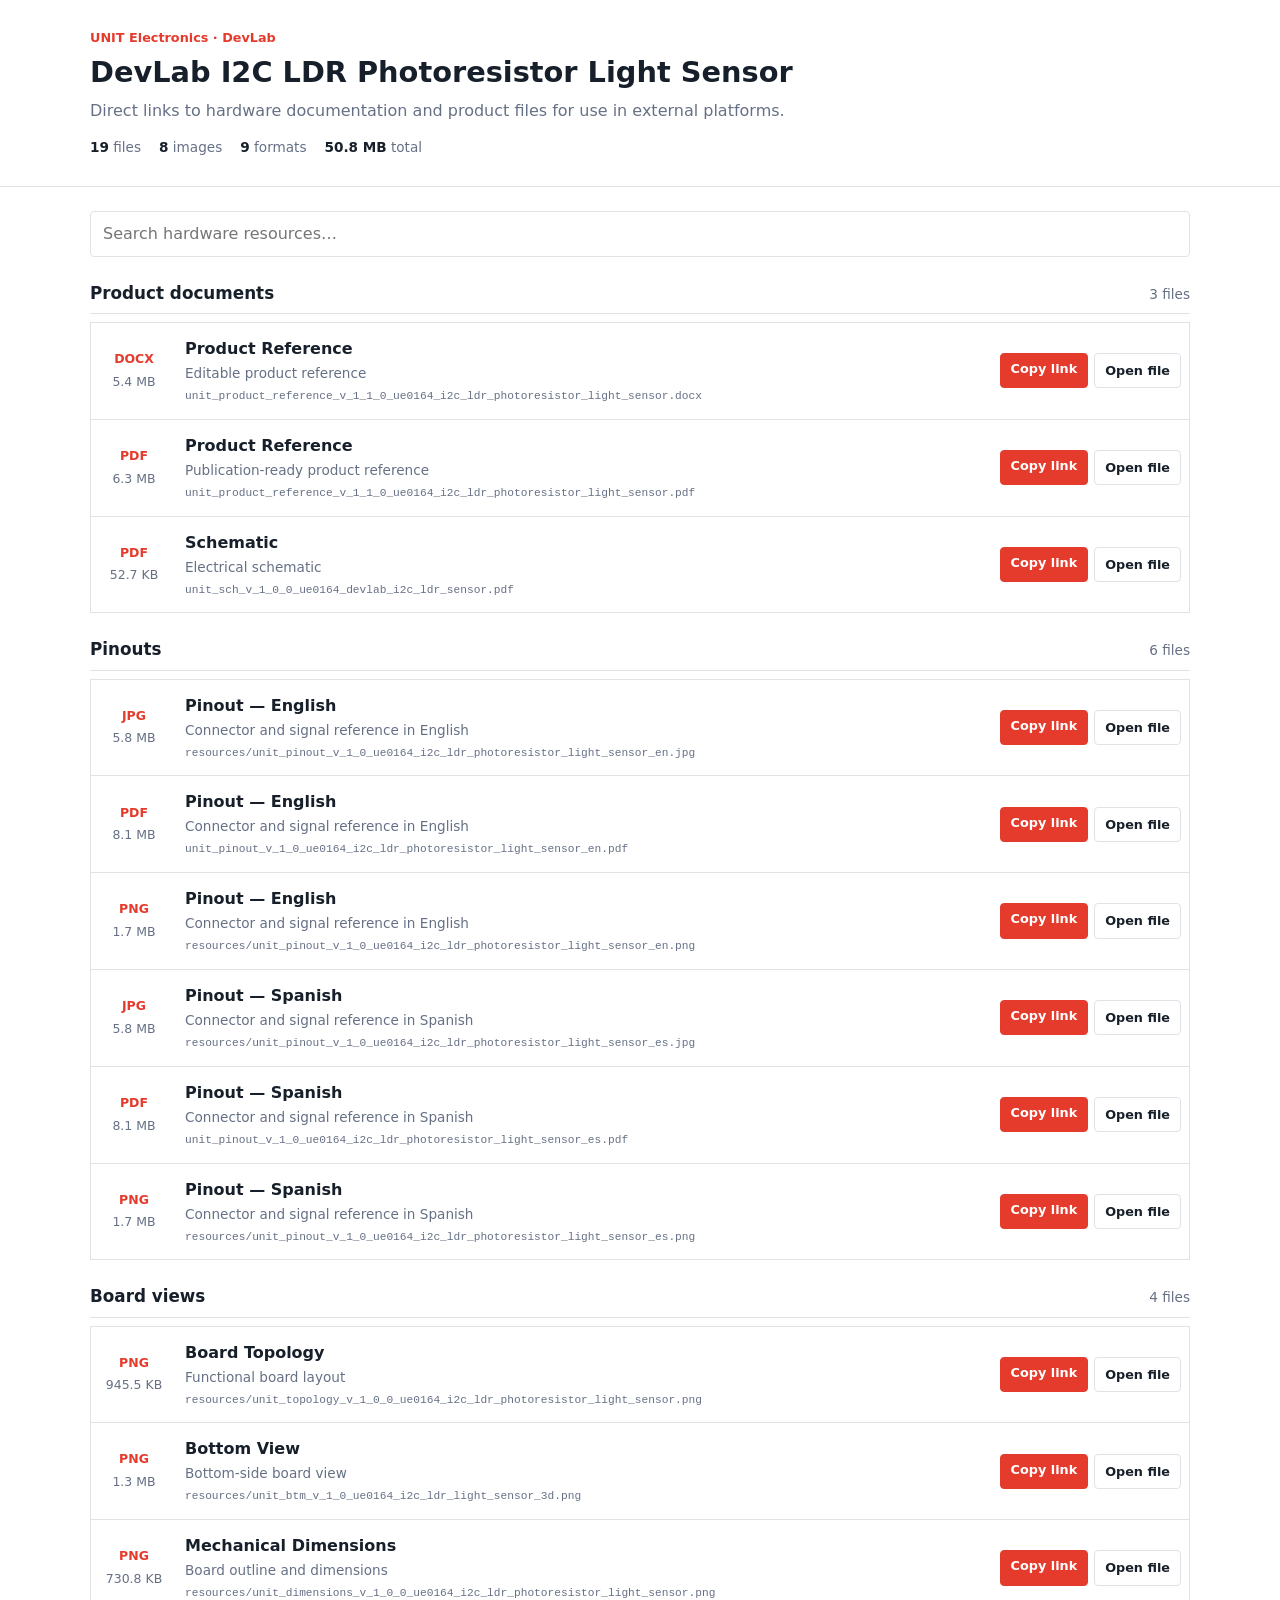
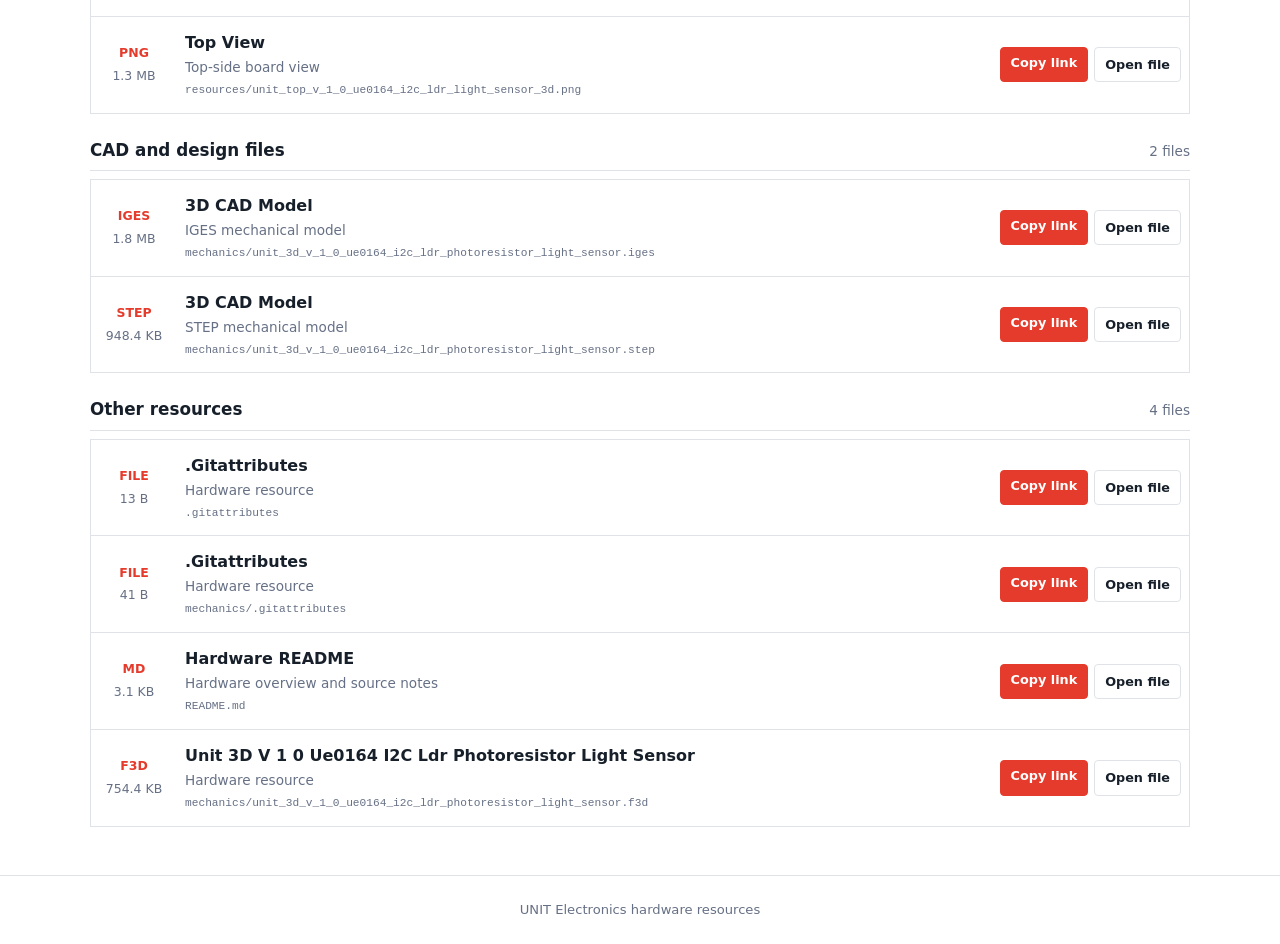
<file: docs/index.html>
<!DOCTYPE html>
<html lang="en">
<head>
  <base href="hardware/">
  <meta charset="UTF-8">
  <meta name="viewport" content="width=device-width, initial-scale=1.0">
  <meta name="description" content="DevLab I2C LDR Photoresistor Light Sensor hardware documentation and downloads">
  <title>DevLab I2C LDR Photoresistor Light Sensor | Hardware Resources</title>
  <style>
    :root {
      --ink: #17202a;
      --muted: #667085;
      --line: #dfe3e8;
      --brand: #e53b2c;
    }
    * { box-sizing: border-box; }
    body {
      margin: 0;
      color: var(--ink);
      font: 16px/1.5 Inter, ui-sans-serif, system-ui, -apple-system, sans-serif;
    }
    .site-header { border-bottom: 1px solid var(--line); }
    .header-content, main {
      width: min(1100px, calc(100% - 32px));
      margin: 0 auto;
    }
    .header-content { padding: 28px 0; }
    .eyebrow {
      margin: 0 0 4px;
      color: var(--brand);
      font-size: .8rem;
      font-weight: 700;
    }
    h1 { margin: 0; font-size: 1.8rem; }
    .subtitle { margin: 5px 0 0; color: var(--muted); }
    .summary {
      display: flex;
      flex-wrap: wrap;
      gap: 18px;
      margin-top: 14px;
      color: var(--muted);
      font-size: .85rem;
    }
    .summary strong { color: var(--ink); }
    main { padding: 24px 0 48px; }
    .toolbar { margin-bottom: 24px; }
    .search {
      width: 100%;
      padding: 10px 12px;
      border: 1px solid var(--line);
      border-radius: 4px;
      color: var(--ink);
      font: inherit;
    }
    .search:focus { outline: 2px solid #f6c4bf; border-color: var(--brand); }
    .resource-section { margin-top: 24px; }
    .section-heading {
      display: flex;
      align-items: baseline;
      justify-content: space-between;
      margin-bottom: 8px;
      border-bottom: 1px solid var(--line);
    }
    .section-heading h2 { margin: 0 0 7px; font-size: 1.05rem; }
    .section-heading span { color: var(--muted); font-size: .85rem; }
    .resource-list { border-top: 1px solid var(--line); }
    .resource-item {
      display: grid;
      grid-template-columns: 70px minmax(0, 1fr) auto;
      align-items: center;
      gap: 16px;
      padding: 14px 8px;
      border: 1px solid var(--line);
      border-top: 0;
    }
    .file-meta { display: grid; gap: 4px; text-align: center; }
    .file-type {
      color: var(--brand);
      font-size: .78rem;
    }
    .file-size { color: var(--muted); font-size: .78rem; }
    .resource-details { min-width: 0; }
    .resource-item h3 { margin: 0; font-size: 1rem; }
    .resource-item p {
      display: inline;
      margin: 0 8px 0 0;
      color: var(--muted);
      font-size: .85rem;
    }
    .resource-item code {
      display: block;
      overflow: hidden;
      margin-top: 3px;
      color: var(--muted);
      font-size: .7rem;
      text-overflow: ellipsis;
      white-space: nowrap;
    }
    .actions { display: flex; gap: 6px; }
    .button {
      display: inline-flex;
      justify-content: center;
      padding: 7px 10px;
      border: 1px solid var(--line);
      border-radius: 4px;
      color: var(--ink);
      background: #fff;
      cursor: pointer;
      text-decoration: none;
      font-size: .8rem;
      font-weight: 600;
      font-family: inherit;
    }
    .button:hover { border-color: #aeb4bd; }
    .button.primary { color: #fff; border-color: var(--brand); background: var(--brand); }
    .empty-state { display: none; padding: 32px 0; color: var(--muted); text-align: center; }
    footer { padding: 24px 16px; border-top: 1px solid var(--line); color: var(--muted); text-align: center; font-size: .82rem; }
    [hidden] { display: none !important; }
    .visually-hidden {
      position: absolute;
      width: 1px;
      height: 1px;
      padding: 0;
      margin: -1px;
      overflow: hidden;
      clip: rect(0, 0, 0, 0);
      white-space: nowrap;
      border: 0;
    }
    @media (max-width: 680px) {
      .resource-item { grid-template-columns: 52px minmax(0, 1fr); }
      .actions { grid-column: 1 / -1; padding-left: 68px; }
    }
  </style>
</head>
<body>
  <header class="site-header">
    <div class="header-content">
      <p class="eyebrow">UNIT Electronics · DevLab</p>
      <h1>DevLab I2C LDR Photoresistor Light Sensor</h1>
      <p class="subtitle">Direct links to hardware documentation and product files for use in external platforms.</p>
      <div class="summary" aria-label="Resource summary">
        <span><strong>19</strong> files</span>
        <span><strong>8</strong> images</span>
        <span><strong>9</strong> formats</span>
        <span><strong>50.8 MB</strong> total</span>
      </div>
    </div>
  </header>
  <main>
    <div class="toolbar">
      <label for="resource-search" class="visually-hidden">Search hardware resources</label>
      <input id="resource-search" class="search" type="search" placeholder="Search hardware resources…" autocomplete="off">
    </div>

      <section class="resource-section">
        <div class="section-heading">
          <h2>Product documents</h2>
          <span>3 files</span>
        </div>
        <div class="resource-list">
        <article class="resource-item" data-search="product reference unit_product_reference_v_1_1_0_ue0164_i2c_ldr_photoresistor_light_sensor.docx editable product reference">
          <div class="file-meta">
            <strong class="file-type">DOCX</strong>
            <span class="file-size">5.4 MB</span>
          </div>
          <div class="resource-details">
            <h3>Product Reference</h3>
            <p>Editable product reference</p>
            <code title="unit_product_reference_v_1_1_0_ue0164_i2c_ldr_photoresistor_light_sensor.docx">unit_product_reference_v_1_1_0_ue0164_i2c_ldr_photoresistor_light_sensor.docx</code>
          </div>
          <div class="actions">
            <button class="button primary copy-link" type="button" data-url="unit_product_reference_v_1_1_0_ue0164_i2c_ldr_photoresistor_light_sensor.docx">Copy link</button>
            <a class="button" href="unit_product_reference_v_1_1_0_ue0164_i2c_ldr_photoresistor_light_sensor.docx" target="_blank" rel="noopener">Open file</a>
          </div>
        </article>

        <article class="resource-item" data-search="product reference unit_product_reference_v_1_1_0_ue0164_i2c_ldr_photoresistor_light_sensor.pdf publication-ready product reference">
          <div class="file-meta">
            <strong class="file-type">PDF</strong>
            <span class="file-size">6.3 MB</span>
          </div>
          <div class="resource-details">
            <h3>Product Reference</h3>
            <p>Publication-ready product reference</p>
            <code title="unit_product_reference_v_1_1_0_ue0164_i2c_ldr_photoresistor_light_sensor.pdf">unit_product_reference_v_1_1_0_ue0164_i2c_ldr_photoresistor_light_sensor.pdf</code>
          </div>
          <div class="actions">
            <button class="button primary copy-link" type="button" data-url="unit_product_reference_v_1_1_0_ue0164_i2c_ldr_photoresistor_light_sensor.pdf">Copy link</button>
            <a class="button" href="unit_product_reference_v_1_1_0_ue0164_i2c_ldr_photoresistor_light_sensor.pdf" target="_blank" rel="noopener">Open file</a>
          </div>
        </article>

        <article class="resource-item" data-search="schematic unit_sch_v_1_0_0_ue0164_devlab_i2c_ldr_sensor.pdf electrical schematic">
          <div class="file-meta">
            <strong class="file-type">PDF</strong>
            <span class="file-size">52.7 KB</span>
          </div>
          <div class="resource-details">
            <h3>Schematic</h3>
            <p>Electrical schematic</p>
            <code title="unit_sch_v_1_0_0_ue0164_devlab_i2c_ldr_sensor.pdf">unit_sch_v_1_0_0_ue0164_devlab_i2c_ldr_sensor.pdf</code>
          </div>
          <div class="actions">
            <button class="button primary copy-link" type="button" data-url="unit_sch_v_1_0_0_ue0164_devlab_i2c_ldr_sensor.pdf">Copy link</button>
            <a class="button" href="unit_sch_v_1_0_0_ue0164_devlab_i2c_ldr_sensor.pdf" target="_blank" rel="noopener">Open file</a>
          </div>
        </article>
        </div>
      </section>
      <section class="resource-section">
        <div class="section-heading">
          <h2>Pinouts</h2>
          <span>6 files</span>
        </div>
        <div class="resource-list">
        <article class="resource-item" data-search="pinout — english resources/unit_pinout_v_1_0_ue0164_i2c_ldr_photoresistor_light_sensor_en.jpg connector and signal reference in english">
          <div class="file-meta">
            <strong class="file-type">JPG</strong>
            <span class="file-size">5.8 MB</span>
          </div>
          <div class="resource-details">
            <h3>Pinout — English</h3>
            <p>Connector and signal reference in English</p>
            <code title="resources/unit_pinout_v_1_0_ue0164_i2c_ldr_photoresistor_light_sensor_en.jpg">resources/unit_pinout_v_1_0_ue0164_i2c_ldr_photoresistor_light_sensor_en.jpg</code>
          </div>
          <div class="actions">
            <button class="button primary copy-link" type="button" data-url="resources/unit_pinout_v_1_0_ue0164_i2c_ldr_photoresistor_light_sensor_en.jpg">Copy link</button>
            <a class="button" href="resources/unit_pinout_v_1_0_ue0164_i2c_ldr_photoresistor_light_sensor_en.jpg" target="_blank" rel="noopener">Open file</a>
          </div>
        </article>

        <article class="resource-item" data-search="pinout — english unit_pinout_v_1_0_ue0164_i2c_ldr_photoresistor_light_sensor_en.pdf connector and signal reference in english">
          <div class="file-meta">
            <strong class="file-type">PDF</strong>
            <span class="file-size">8.1 MB</span>
          </div>
          <div class="resource-details">
            <h3>Pinout — English</h3>
            <p>Connector and signal reference in English</p>
            <code title="unit_pinout_v_1_0_ue0164_i2c_ldr_photoresistor_light_sensor_en.pdf">unit_pinout_v_1_0_ue0164_i2c_ldr_photoresistor_light_sensor_en.pdf</code>
          </div>
          <div class="actions">
            <button class="button primary copy-link" type="button" data-url="unit_pinout_v_1_0_ue0164_i2c_ldr_photoresistor_light_sensor_en.pdf">Copy link</button>
            <a class="button" href="unit_pinout_v_1_0_ue0164_i2c_ldr_photoresistor_light_sensor_en.pdf" target="_blank" rel="noopener">Open file</a>
          </div>
        </article>

        <article class="resource-item" data-search="pinout — english resources/unit_pinout_v_1_0_ue0164_i2c_ldr_photoresistor_light_sensor_en.png connector and signal reference in english">
          <div class="file-meta">
            <strong class="file-type">PNG</strong>
            <span class="file-size">1.7 MB</span>
          </div>
          <div class="resource-details">
            <h3>Pinout — English</h3>
            <p>Connector and signal reference in English</p>
            <code title="resources/unit_pinout_v_1_0_ue0164_i2c_ldr_photoresistor_light_sensor_en.png">resources/unit_pinout_v_1_0_ue0164_i2c_ldr_photoresistor_light_sensor_en.png</code>
          </div>
          <div class="actions">
            <button class="button primary copy-link" type="button" data-url="resources/unit_pinout_v_1_0_ue0164_i2c_ldr_photoresistor_light_sensor_en.png">Copy link</button>
            <a class="button" href="resources/unit_pinout_v_1_0_ue0164_i2c_ldr_photoresistor_light_sensor_en.png" target="_blank" rel="noopener">Open file</a>
          </div>
        </article>

        <article class="resource-item" data-search="pinout — spanish resources/unit_pinout_v_1_0_ue0164_i2c_ldr_photoresistor_light_sensor_es.jpg connector and signal reference in spanish">
          <div class="file-meta">
            <strong class="file-type">JPG</strong>
            <span class="file-size">5.8 MB</span>
          </div>
          <div class="resource-details">
            <h3>Pinout — Spanish</h3>
            <p>Connector and signal reference in Spanish</p>
            <code title="resources/unit_pinout_v_1_0_ue0164_i2c_ldr_photoresistor_light_sensor_es.jpg">resources/unit_pinout_v_1_0_ue0164_i2c_ldr_photoresistor_light_sensor_es.jpg</code>
          </div>
          <div class="actions">
            <button class="button primary copy-link" type="button" data-url="resources/unit_pinout_v_1_0_ue0164_i2c_ldr_photoresistor_light_sensor_es.jpg">Copy link</button>
            <a class="button" href="resources/unit_pinout_v_1_0_ue0164_i2c_ldr_photoresistor_light_sensor_es.jpg" target="_blank" rel="noopener">Open file</a>
          </div>
        </article>

        <article class="resource-item" data-search="pinout — spanish unit_pinout_v_1_0_ue0164_i2c_ldr_photoresistor_light_sensor_es.pdf connector and signal reference in spanish">
          <div class="file-meta">
            <strong class="file-type">PDF</strong>
            <span class="file-size">8.1 MB</span>
          </div>
          <div class="resource-details">
            <h3>Pinout — Spanish</h3>
            <p>Connector and signal reference in Spanish</p>
            <code title="unit_pinout_v_1_0_ue0164_i2c_ldr_photoresistor_light_sensor_es.pdf">unit_pinout_v_1_0_ue0164_i2c_ldr_photoresistor_light_sensor_es.pdf</code>
          </div>
          <div class="actions">
            <button class="button primary copy-link" type="button" data-url="unit_pinout_v_1_0_ue0164_i2c_ldr_photoresistor_light_sensor_es.pdf">Copy link</button>
            <a class="button" href="unit_pinout_v_1_0_ue0164_i2c_ldr_photoresistor_light_sensor_es.pdf" target="_blank" rel="noopener">Open file</a>
          </div>
        </article>

        <article class="resource-item" data-search="pinout — spanish resources/unit_pinout_v_1_0_ue0164_i2c_ldr_photoresistor_light_sensor_es.png connector and signal reference in spanish">
          <div class="file-meta">
            <strong class="file-type">PNG</strong>
            <span class="file-size">1.7 MB</span>
          </div>
          <div class="resource-details">
            <h3>Pinout — Spanish</h3>
            <p>Connector and signal reference in Spanish</p>
            <code title="resources/unit_pinout_v_1_0_ue0164_i2c_ldr_photoresistor_light_sensor_es.png">resources/unit_pinout_v_1_0_ue0164_i2c_ldr_photoresistor_light_sensor_es.png</code>
          </div>
          <div class="actions">
            <button class="button primary copy-link" type="button" data-url="resources/unit_pinout_v_1_0_ue0164_i2c_ldr_photoresistor_light_sensor_es.png">Copy link</button>
            <a class="button" href="resources/unit_pinout_v_1_0_ue0164_i2c_ldr_photoresistor_light_sensor_es.png" target="_blank" rel="noopener">Open file</a>
          </div>
        </article>
        </div>
      </section>
      <section class="resource-section">
        <div class="section-heading">
          <h2>Board views</h2>
          <span>4 files</span>
        </div>
        <div class="resource-list">
        <article class="resource-item" data-search="board topology resources/unit_topology_v_1_0_0_ue0164_i2c_ldr_photoresistor_light_sensor.png functional board layout">
          <div class="file-meta">
            <strong class="file-type">PNG</strong>
            <span class="file-size">945.5 KB</span>
          </div>
          <div class="resource-details">
            <h3>Board Topology</h3>
            <p>Functional board layout</p>
            <code title="resources/unit_topology_v_1_0_0_ue0164_i2c_ldr_photoresistor_light_sensor.png">resources/unit_topology_v_1_0_0_ue0164_i2c_ldr_photoresistor_light_sensor.png</code>
          </div>
          <div class="actions">
            <button class="button primary copy-link" type="button" data-url="resources/unit_topology_v_1_0_0_ue0164_i2c_ldr_photoresistor_light_sensor.png">Copy link</button>
            <a class="button" href="resources/unit_topology_v_1_0_0_ue0164_i2c_ldr_photoresistor_light_sensor.png" target="_blank" rel="noopener">Open file</a>
          </div>
        </article>

        <article class="resource-item" data-search="bottom view resources/unit_btm_v_1_0_ue0164_i2c_ldr_light_sensor_3d.png bottom-side board view">
          <div class="file-meta">
            <strong class="file-type">PNG</strong>
            <span class="file-size">1.3 MB</span>
          </div>
          <div class="resource-details">
            <h3>Bottom View</h3>
            <p>Bottom-side board view</p>
            <code title="resources/unit_btm_v_1_0_ue0164_i2c_ldr_light_sensor_3d.png">resources/unit_btm_v_1_0_ue0164_i2c_ldr_light_sensor_3d.png</code>
          </div>
          <div class="actions">
            <button class="button primary copy-link" type="button" data-url="resources/unit_btm_v_1_0_ue0164_i2c_ldr_light_sensor_3d.png">Copy link</button>
            <a class="button" href="resources/unit_btm_v_1_0_ue0164_i2c_ldr_light_sensor_3d.png" target="_blank" rel="noopener">Open file</a>
          </div>
        </article>

        <article class="resource-item" data-search="mechanical dimensions resources/unit_dimensions_v_1_0_0_ue0164_i2c_ldr_photoresistor_light_sensor.png board outline and dimensions">
          <div class="file-meta">
            <strong class="file-type">PNG</strong>
            <span class="file-size">730.8 KB</span>
          </div>
          <div class="resource-details">
            <h3>Mechanical Dimensions</h3>
            <p>Board outline and dimensions</p>
            <code title="resources/unit_dimensions_v_1_0_0_ue0164_i2c_ldr_photoresistor_light_sensor.png">resources/unit_dimensions_v_1_0_0_ue0164_i2c_ldr_photoresistor_light_sensor.png</code>
          </div>
          <div class="actions">
            <button class="button primary copy-link" type="button" data-url="resources/unit_dimensions_v_1_0_0_ue0164_i2c_ldr_photoresistor_light_sensor.png">Copy link</button>
            <a class="button" href="resources/unit_dimensions_v_1_0_0_ue0164_i2c_ldr_photoresistor_light_sensor.png" target="_blank" rel="noopener">Open file</a>
          </div>
        </article>

        <article class="resource-item" data-search="top view resources/unit_top_v_1_0_ue0164_i2c_ldr_light_sensor_3d.png top-side board view">
          <div class="file-meta">
            <strong class="file-type">PNG</strong>
            <span class="file-size">1.3 MB</span>
          </div>
          <div class="resource-details">
            <h3>Top View</h3>
            <p>Top-side board view</p>
            <code title="resources/unit_top_v_1_0_ue0164_i2c_ldr_light_sensor_3d.png">resources/unit_top_v_1_0_ue0164_i2c_ldr_light_sensor_3d.png</code>
          </div>
          <div class="actions">
            <button class="button primary copy-link" type="button" data-url="resources/unit_top_v_1_0_ue0164_i2c_ldr_light_sensor_3d.png">Copy link</button>
            <a class="button" href="resources/unit_top_v_1_0_ue0164_i2c_ldr_light_sensor_3d.png" target="_blank" rel="noopener">Open file</a>
          </div>
        </article>
        </div>
      </section>
      <section class="resource-section">
        <div class="section-heading">
          <h2>CAD and design files</h2>
          <span>2 files</span>
        </div>
        <div class="resource-list">
        <article class="resource-item" data-search="3d cad model mechanics/unit_3d_v_1_0_ue0164_i2c_ldr_photoresistor_light_sensor.iges iges mechanical model">
          <div class="file-meta">
            <strong class="file-type">IGES</strong>
            <span class="file-size">1.8 MB</span>
          </div>
          <div class="resource-details">
            <h3>3D CAD Model</h3>
            <p>IGES mechanical model</p>
            <code title="mechanics/unit_3d_v_1_0_ue0164_i2c_ldr_photoresistor_light_sensor.iges">mechanics/unit_3d_v_1_0_ue0164_i2c_ldr_photoresistor_light_sensor.iges</code>
          </div>
          <div class="actions">
            <button class="button primary copy-link" type="button" data-url="mechanics/unit_3d_v_1_0_ue0164_i2c_ldr_photoresistor_light_sensor.iges">Copy link</button>
            <a class="button" href="mechanics/unit_3d_v_1_0_ue0164_i2c_ldr_photoresistor_light_sensor.iges" target="_blank" rel="noopener">Open file</a>
          </div>
        </article>

        <article class="resource-item" data-search="3d cad model mechanics/unit_3d_v_1_0_ue0164_i2c_ldr_photoresistor_light_sensor.step step mechanical model">
          <div class="file-meta">
            <strong class="file-type">STEP</strong>
            <span class="file-size">948.4 KB</span>
          </div>
          <div class="resource-details">
            <h3>3D CAD Model</h3>
            <p>STEP mechanical model</p>
            <code title="mechanics/unit_3d_v_1_0_ue0164_i2c_ldr_photoresistor_light_sensor.step">mechanics/unit_3d_v_1_0_ue0164_i2c_ldr_photoresistor_light_sensor.step</code>
          </div>
          <div class="actions">
            <button class="button primary copy-link" type="button" data-url="mechanics/unit_3d_v_1_0_ue0164_i2c_ldr_photoresistor_light_sensor.step">Copy link</button>
            <a class="button" href="mechanics/unit_3d_v_1_0_ue0164_i2c_ldr_photoresistor_light_sensor.step" target="_blank" rel="noopener">Open file</a>
          </div>
        </article>
        </div>
      </section>
      <section class="resource-section">
        <div class="section-heading">
          <h2>Other resources</h2>
          <span>4 files</span>
        </div>
        <div class="resource-list">
        <article class="resource-item" data-search=".gitattributes .gitattributes hardware resource">
          <div class="file-meta">
            <strong class="file-type">FILE</strong>
            <span class="file-size">13 B</span>
          </div>
          <div class="resource-details">
            <h3>.Gitattributes</h3>
            <p>Hardware resource</p>
            <code title=".gitattributes">.gitattributes</code>
          </div>
          <div class="actions">
            <button class="button primary copy-link" type="button" data-url=".gitattributes">Copy link</button>
            <a class="button" href=".gitattributes" target="_blank" rel="noopener">Open file</a>
          </div>
        </article>

        <article class="resource-item" data-search=".gitattributes mechanics/.gitattributes hardware resource">
          <div class="file-meta">
            <strong class="file-type">FILE</strong>
            <span class="file-size">41 B</span>
          </div>
          <div class="resource-details">
            <h3>.Gitattributes</h3>
            <p>Hardware resource</p>
            <code title="mechanics/.gitattributes">mechanics/.gitattributes</code>
          </div>
          <div class="actions">
            <button class="button primary copy-link" type="button" data-url="mechanics/.gitattributes">Copy link</button>
            <a class="button" href="mechanics/.gitattributes" target="_blank" rel="noopener">Open file</a>
          </div>
        </article>

        <article class="resource-item" data-search="hardware readme readme.md hardware overview and source notes">
          <div class="file-meta">
            <strong class="file-type">MD</strong>
            <span class="file-size">3.1 KB</span>
          </div>
          <div class="resource-details">
            <h3>Hardware README</h3>
            <p>Hardware overview and source notes</p>
            <code title="README.md">README.md</code>
          </div>
          <div class="actions">
            <button class="button primary copy-link" type="button" data-url="README.md">Copy link</button>
            <a class="button" href="README.md" target="_blank" rel="noopener">Open file</a>
          </div>
        </article>

        <article class="resource-item" data-search="unit 3d v 1 0 ue0164 i2c ldr photoresistor light sensor mechanics/unit_3d_v_1_0_ue0164_i2c_ldr_photoresistor_light_sensor.f3d hardware resource">
          <div class="file-meta">
            <strong class="file-type">F3D</strong>
            <span class="file-size">754.4 KB</span>
          </div>
          <div class="resource-details">
            <h3>Unit 3D V 1 0 Ue0164 I2C Ldr Photoresistor Light Sensor</h3>
            <p>Hardware resource</p>
            <code title="mechanics/unit_3d_v_1_0_ue0164_i2c_ldr_photoresistor_light_sensor.f3d">mechanics/unit_3d_v_1_0_ue0164_i2c_ldr_photoresistor_light_sensor.f3d</code>
          </div>
          <div class="actions">
            <button class="button primary copy-link" type="button" data-url="mechanics/unit_3d_v_1_0_ue0164_i2c_ldr_photoresistor_light_sensor.f3d">Copy link</button>
            <a class="button" href="mechanics/unit_3d_v_1_0_ue0164_i2c_ldr_photoresistor_light_sensor.f3d" target="_blank" rel="noopener">Open file</a>
          </div>
        </article>
        </div>
      </section>
    <p id="empty-state" class="empty-state">No resources match your search.</p>
  </main>
  <footer>UNIT Electronics hardware resources</footer>
  <script>
    const search = document.getElementById('resource-search');
    const sections = [...document.querySelectorAll('.resource-section')];
    const emptyState = document.getElementById('empty-state');
    const copyText = async (text) => {
      try {
        await navigator.clipboard.writeText(text);
      } catch (error) {
        const input = document.createElement('textarea');
        input.value = text;
        input.style.position = 'fixed';
        input.style.opacity = '0';
        document.body.appendChild(input);
        input.select();
        document.execCommand('copy');
        input.remove();
      }
    };
    document.querySelectorAll('.copy-link').forEach((button) => {
      button.addEventListener('click', async () => {
        const absoluteUrl = new URL(button.dataset.url, document.baseURI).href;
        await copyText(absoluteUrl);
        const originalLabel = button.textContent;
        button.textContent = 'Copied';
        setTimeout(() => { button.textContent = originalLabel; }, 1600);
      });
    });
    search.addEventListener('input', () => {
      const query = search.value.trim().toLowerCase();
      let visibleCards = 0;
      sections.forEach((section) => {
        let sectionCards = 0;
        section.querySelectorAll('.resource-item').forEach((card) => {
          const match = card.dataset.search.includes(query);
          card.hidden = !match;
          sectionCards += Number(match);
        });
        section.hidden = sectionCards === 0;
        visibleCards += sectionCards;
      });
      emptyState.style.display = visibleCards ? 'none' : 'block';
    });
  </script>
</body>
</html>
</file>
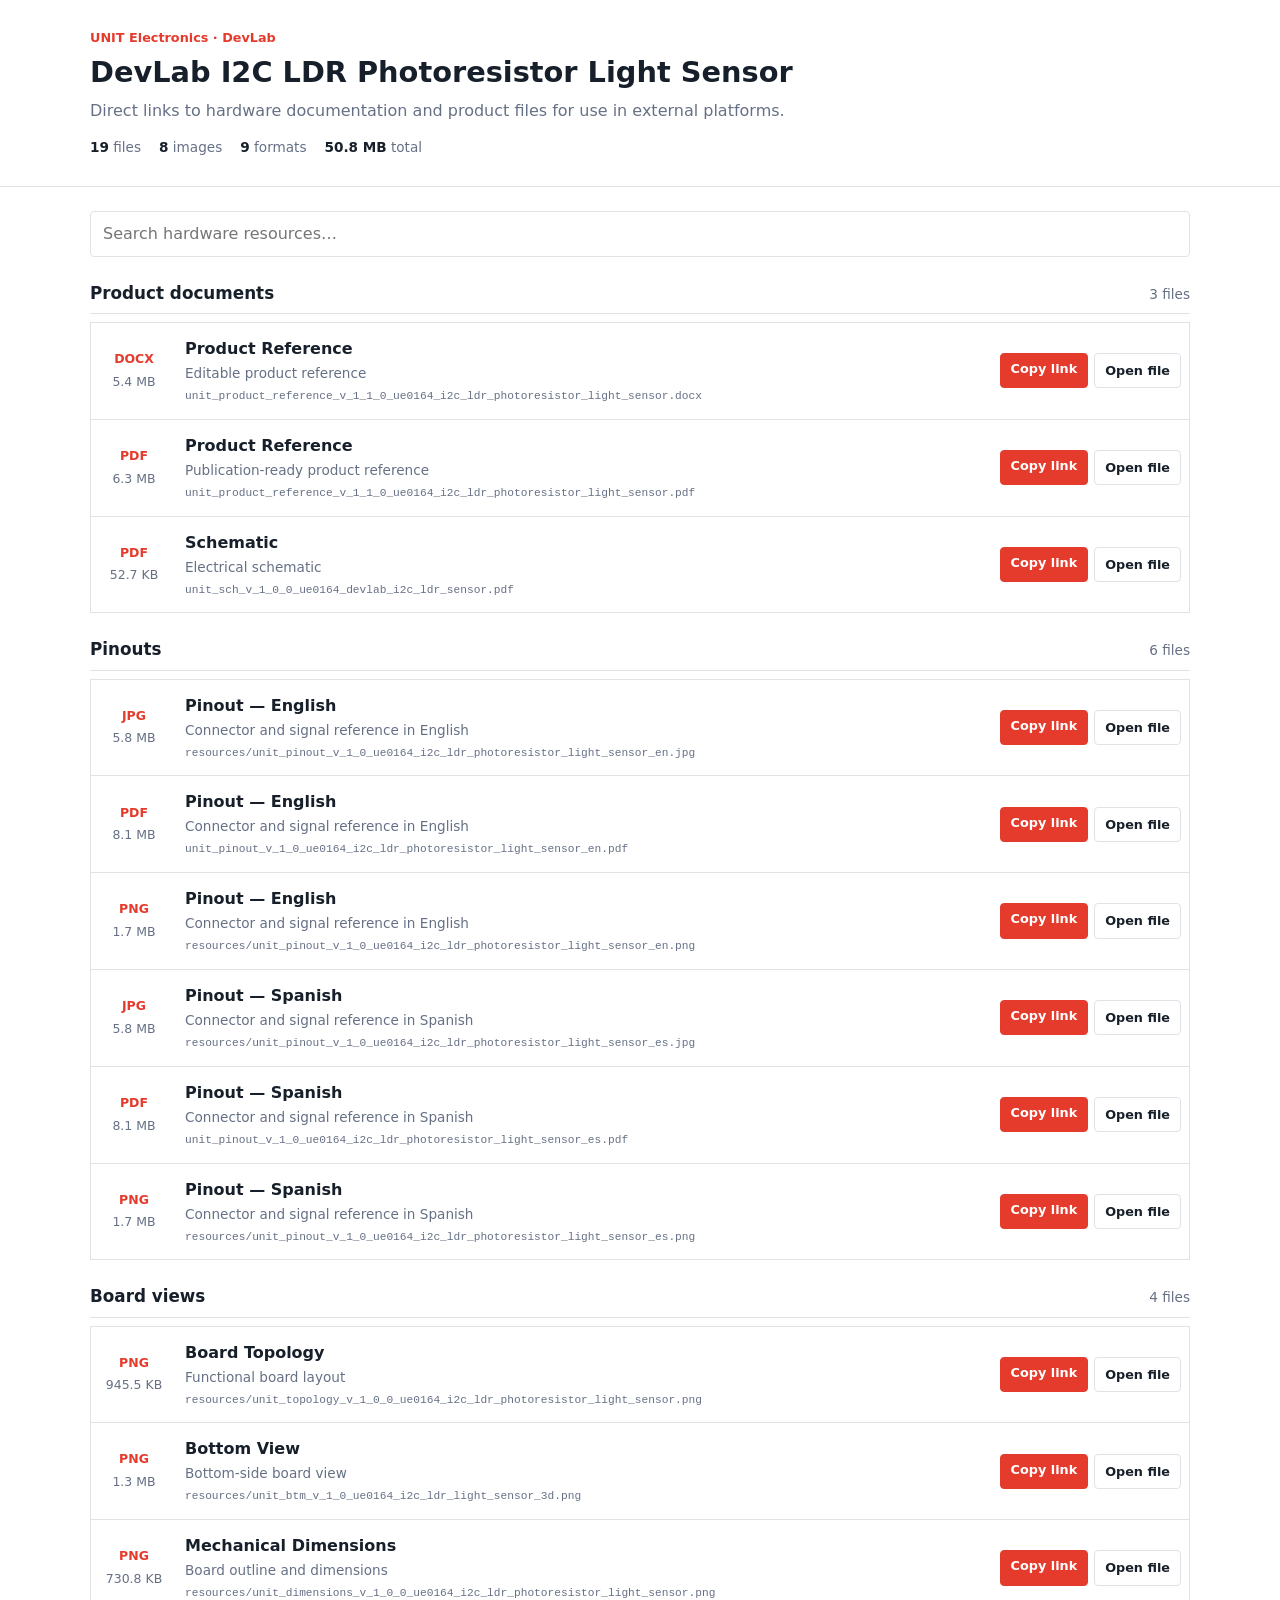
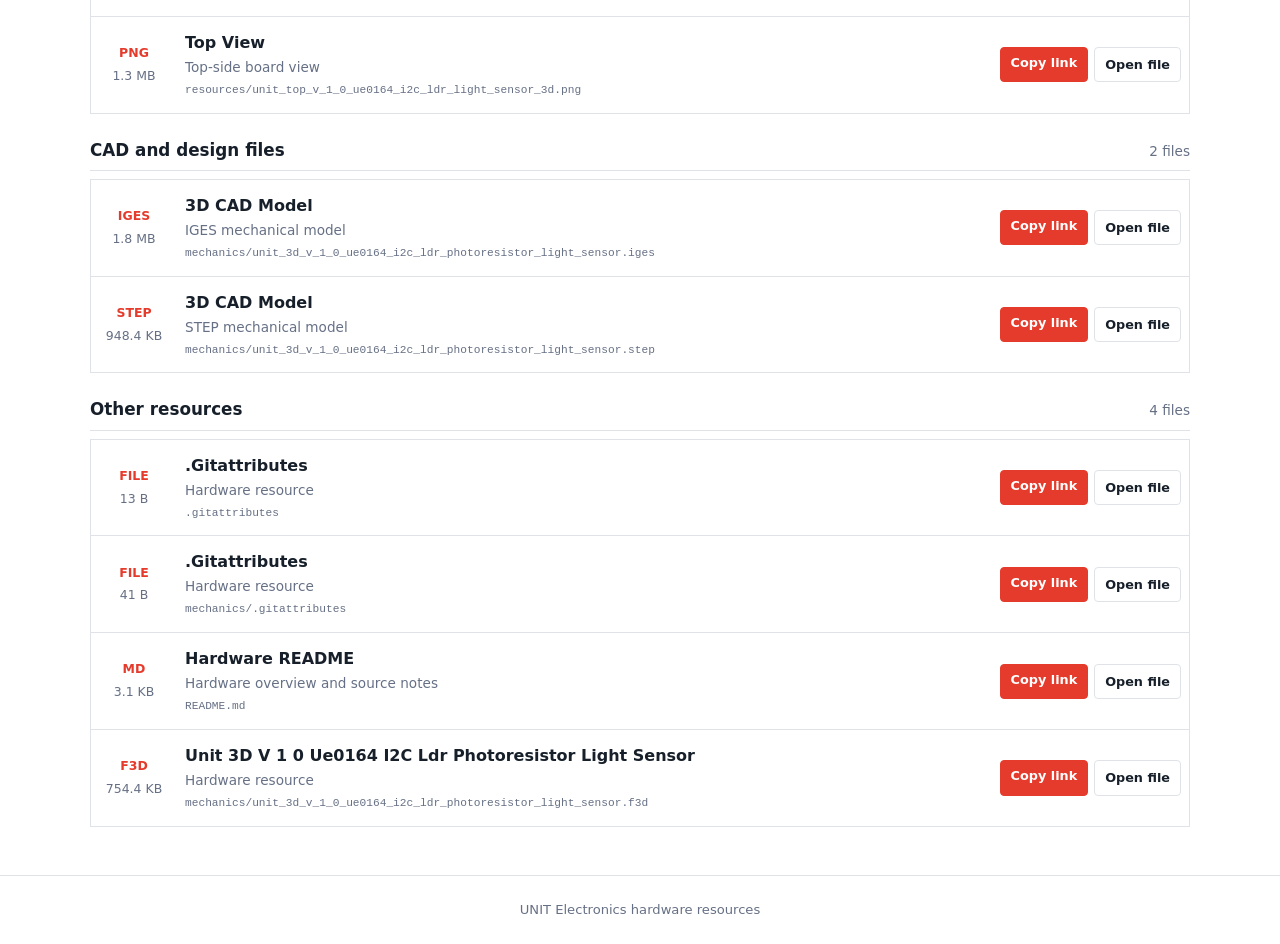
<file: docs/hardware/index.html>
<!DOCTYPE html>
<html lang="en">
<head>
  <meta charset="UTF-8">
  <meta name="viewport" content="width=device-width, initial-scale=1.0">
  <meta name="description" content="DevLab I2C LDR Photoresistor Light Sensor hardware documentation and downloads">
  <title>DevLab I2C LDR Photoresistor Light Sensor | Hardware Resources</title>
  <style>
    :root {
      --ink: #17202a;
      --muted: #667085;
      --line: #dfe3e8;
      --brand: #e53b2c;
    }
    * { box-sizing: border-box; }
    body {
      margin: 0;
      color: var(--ink);
      font: 16px/1.5 Inter, ui-sans-serif, system-ui, -apple-system, sans-serif;
    }
    .site-header { border-bottom: 1px solid var(--line); }
    .header-content, main {
      width: min(1100px, calc(100% - 32px));
      margin: 0 auto;
    }
    .header-content { padding: 28px 0; }
    .eyebrow {
      margin: 0 0 4px;
      color: var(--brand);
      font-size: .8rem;
      font-weight: 700;
    }
    h1 { margin: 0; font-size: 1.8rem; }
    .subtitle { margin: 5px 0 0; color: var(--muted); }
    .summary {
      display: flex;
      flex-wrap: wrap;
      gap: 18px;
      margin-top: 14px;
      color: var(--muted);
      font-size: .85rem;
    }
    .summary strong { color: var(--ink); }
    main { padding: 24px 0 48px; }
    .toolbar { margin-bottom: 24px; }
    .search {
      width: 100%;
      padding: 10px 12px;
      border: 1px solid var(--line);
      border-radius: 4px;
      color: var(--ink);
      font: inherit;
    }
    .search:focus { outline: 2px solid #f6c4bf; border-color: var(--brand); }
    .resource-section { margin-top: 24px; }
    .section-heading {
      display: flex;
      align-items: baseline;
      justify-content: space-between;
      margin-bottom: 8px;
      border-bottom: 1px solid var(--line);
    }
    .section-heading h2 { margin: 0 0 7px; font-size: 1.05rem; }
    .section-heading span { color: var(--muted); font-size: .85rem; }
    .resource-list { border-top: 1px solid var(--line); }
    .resource-item {
      display: grid;
      grid-template-columns: 70px minmax(0, 1fr) auto;
      align-items: center;
      gap: 16px;
      padding: 14px 8px;
      border: 1px solid var(--line);
      border-top: 0;
    }
    .file-meta { display: grid; gap: 4px; text-align: center; }
    .file-type {
      color: var(--brand);
      font-size: .78rem;
    }
    .file-size { color: var(--muted); font-size: .78rem; }
    .resource-details { min-width: 0; }
    .resource-item h3 { margin: 0; font-size: 1rem; }
    .resource-item p {
      display: inline;
      margin: 0 8px 0 0;
      color: var(--muted);
      font-size: .85rem;
    }
    .resource-item code {
      display: block;
      overflow: hidden;
      margin-top: 3px;
      color: var(--muted);
      font-size: .7rem;
      text-overflow: ellipsis;
      white-space: nowrap;
    }
    .actions { display: flex; gap: 6px; }
    .button {
      display: inline-flex;
      justify-content: center;
      padding: 7px 10px;
      border: 1px solid var(--line);
      border-radius: 4px;
      color: var(--ink);
      background: #fff;
      cursor: pointer;
      text-decoration: none;
      font-size: .8rem;
      font-weight: 600;
      font-family: inherit;
    }
    .button:hover { border-color: #aeb4bd; }
    .button.primary { color: #fff; border-color: var(--brand); background: var(--brand); }
    .empty-state { display: none; padding: 32px 0; color: var(--muted); text-align: center; }
    footer { padding: 24px 16px; border-top: 1px solid var(--line); color: var(--muted); text-align: center; font-size: .82rem; }
    [hidden] { display: none !important; }
    .visually-hidden {
      position: absolute;
      width: 1px;
      height: 1px;
      padding: 0;
      margin: -1px;
      overflow: hidden;
      clip: rect(0, 0, 0, 0);
      white-space: nowrap;
      border: 0;
    }
    @media (max-width: 680px) {
      .resource-item { grid-template-columns: 52px minmax(0, 1fr); }
      .actions { grid-column: 1 / -1; padding-left: 68px; }
    }
  </style>
</head>
<body>
  <header class="site-header">
    <div class="header-content">
      <p class="eyebrow">UNIT Electronics · DevLab</p>
      <h1>DevLab I2C LDR Photoresistor Light Sensor</h1>
      <p class="subtitle">Direct links to hardware documentation and product files for use in external platforms.</p>
      <div class="summary" aria-label="Resource summary">
        <span><strong>19</strong> files</span>
        <span><strong>8</strong> images</span>
        <span><strong>9</strong> formats</span>
        <span><strong>50.8 MB</strong> total</span>
      </div>
    </div>
  </header>
  <main>
    <div class="toolbar">
      <label for="resource-search" class="visually-hidden">Search hardware resources</label>
      <input id="resource-search" class="search" type="search" placeholder="Search hardware resources…" autocomplete="off">
    </div>

      <section class="resource-section">
        <div class="section-heading">
          <h2>Product documents</h2>
          <span>3 files</span>
        </div>
        <div class="resource-list">
        <article class="resource-item" data-search="product reference unit_product_reference_v_1_1_0_ue0164_i2c_ldr_photoresistor_light_sensor.docx editable product reference">
          <div class="file-meta">
            <strong class="file-type">DOCX</strong>
            <span class="file-size">5.4 MB</span>
          </div>
          <div class="resource-details">
            <h3>Product Reference</h3>
            <p>Editable product reference</p>
            <code title="unit_product_reference_v_1_1_0_ue0164_i2c_ldr_photoresistor_light_sensor.docx">unit_product_reference_v_1_1_0_ue0164_i2c_ldr_photoresistor_light_sensor.docx</code>
          </div>
          <div class="actions">
            <button class="button primary copy-link" type="button" data-url="unit_product_reference_v_1_1_0_ue0164_i2c_ldr_photoresistor_light_sensor.docx">Copy link</button>
            <a class="button" href="unit_product_reference_v_1_1_0_ue0164_i2c_ldr_photoresistor_light_sensor.docx" target="_blank" rel="noopener">Open file</a>
          </div>
        </article>

        <article class="resource-item" data-search="product reference unit_product_reference_v_1_1_0_ue0164_i2c_ldr_photoresistor_light_sensor.pdf publication-ready product reference">
          <div class="file-meta">
            <strong class="file-type">PDF</strong>
            <span class="file-size">6.3 MB</span>
          </div>
          <div class="resource-details">
            <h3>Product Reference</h3>
            <p>Publication-ready product reference</p>
            <code title="unit_product_reference_v_1_1_0_ue0164_i2c_ldr_photoresistor_light_sensor.pdf">unit_product_reference_v_1_1_0_ue0164_i2c_ldr_photoresistor_light_sensor.pdf</code>
          </div>
          <div class="actions">
            <button class="button primary copy-link" type="button" data-url="unit_product_reference_v_1_1_0_ue0164_i2c_ldr_photoresistor_light_sensor.pdf">Copy link</button>
            <a class="button" href="unit_product_reference_v_1_1_0_ue0164_i2c_ldr_photoresistor_light_sensor.pdf" target="_blank" rel="noopener">Open file</a>
          </div>
        </article>

        <article class="resource-item" data-search="schematic unit_sch_v_1_0_0_ue0164_devlab_i2c_ldr_sensor.pdf electrical schematic">
          <div class="file-meta">
            <strong class="file-type">PDF</strong>
            <span class="file-size">52.7 KB</span>
          </div>
          <div class="resource-details">
            <h3>Schematic</h3>
            <p>Electrical schematic</p>
            <code title="unit_sch_v_1_0_0_ue0164_devlab_i2c_ldr_sensor.pdf">unit_sch_v_1_0_0_ue0164_devlab_i2c_ldr_sensor.pdf</code>
          </div>
          <div class="actions">
            <button class="button primary copy-link" type="button" data-url="unit_sch_v_1_0_0_ue0164_devlab_i2c_ldr_sensor.pdf">Copy link</button>
            <a class="button" href="unit_sch_v_1_0_0_ue0164_devlab_i2c_ldr_sensor.pdf" target="_blank" rel="noopener">Open file</a>
          </div>
        </article>
        </div>
      </section>
      <section class="resource-section">
        <div class="section-heading">
          <h2>Pinouts</h2>
          <span>6 files</span>
        </div>
        <div class="resource-list">
        <article class="resource-item" data-search="pinout — english resources/unit_pinout_v_1_0_ue0164_i2c_ldr_photoresistor_light_sensor_en.jpg connector and signal reference in english">
          <div class="file-meta">
            <strong class="file-type">JPG</strong>
            <span class="file-size">5.8 MB</span>
          </div>
          <div class="resource-details">
            <h3>Pinout — English</h3>
            <p>Connector and signal reference in English</p>
            <code title="resources/unit_pinout_v_1_0_ue0164_i2c_ldr_photoresistor_light_sensor_en.jpg">resources/unit_pinout_v_1_0_ue0164_i2c_ldr_photoresistor_light_sensor_en.jpg</code>
          </div>
          <div class="actions">
            <button class="button primary copy-link" type="button" data-url="resources/unit_pinout_v_1_0_ue0164_i2c_ldr_photoresistor_light_sensor_en.jpg">Copy link</button>
            <a class="button" href="resources/unit_pinout_v_1_0_ue0164_i2c_ldr_photoresistor_light_sensor_en.jpg" target="_blank" rel="noopener">Open file</a>
          </div>
        </article>

        <article class="resource-item" data-search="pinout — english unit_pinout_v_1_0_ue0164_i2c_ldr_photoresistor_light_sensor_en.pdf connector and signal reference in english">
          <div class="file-meta">
            <strong class="file-type">PDF</strong>
            <span class="file-size">8.1 MB</span>
          </div>
          <div class="resource-details">
            <h3>Pinout — English</h3>
            <p>Connector and signal reference in English</p>
            <code title="unit_pinout_v_1_0_ue0164_i2c_ldr_photoresistor_light_sensor_en.pdf">unit_pinout_v_1_0_ue0164_i2c_ldr_photoresistor_light_sensor_en.pdf</code>
          </div>
          <div class="actions">
            <button class="button primary copy-link" type="button" data-url="unit_pinout_v_1_0_ue0164_i2c_ldr_photoresistor_light_sensor_en.pdf">Copy link</button>
            <a class="button" href="unit_pinout_v_1_0_ue0164_i2c_ldr_photoresistor_light_sensor_en.pdf" target="_blank" rel="noopener">Open file</a>
          </div>
        </article>

        <article class="resource-item" data-search="pinout — english resources/unit_pinout_v_1_0_ue0164_i2c_ldr_photoresistor_light_sensor_en.png connector and signal reference in english">
          <div class="file-meta">
            <strong class="file-type">PNG</strong>
            <span class="file-size">1.7 MB</span>
          </div>
          <div class="resource-details">
            <h3>Pinout — English</h3>
            <p>Connector and signal reference in English</p>
            <code title="resources/unit_pinout_v_1_0_ue0164_i2c_ldr_photoresistor_light_sensor_en.png">resources/unit_pinout_v_1_0_ue0164_i2c_ldr_photoresistor_light_sensor_en.png</code>
          </div>
          <div class="actions">
            <button class="button primary copy-link" type="button" data-url="resources/unit_pinout_v_1_0_ue0164_i2c_ldr_photoresistor_light_sensor_en.png">Copy link</button>
            <a class="button" href="resources/unit_pinout_v_1_0_ue0164_i2c_ldr_photoresistor_light_sensor_en.png" target="_blank" rel="noopener">Open file</a>
          </div>
        </article>

        <article class="resource-item" data-search="pinout — spanish resources/unit_pinout_v_1_0_ue0164_i2c_ldr_photoresistor_light_sensor_es.jpg connector and signal reference in spanish">
          <div class="file-meta">
            <strong class="file-type">JPG</strong>
            <span class="file-size">5.8 MB</span>
          </div>
          <div class="resource-details">
            <h3>Pinout — Spanish</h3>
            <p>Connector and signal reference in Spanish</p>
            <code title="resources/unit_pinout_v_1_0_ue0164_i2c_ldr_photoresistor_light_sensor_es.jpg">resources/unit_pinout_v_1_0_ue0164_i2c_ldr_photoresistor_light_sensor_es.jpg</code>
          </div>
          <div class="actions">
            <button class="button primary copy-link" type="button" data-url="resources/unit_pinout_v_1_0_ue0164_i2c_ldr_photoresistor_light_sensor_es.jpg">Copy link</button>
            <a class="button" href="resources/unit_pinout_v_1_0_ue0164_i2c_ldr_photoresistor_light_sensor_es.jpg" target="_blank" rel="noopener">Open file</a>
          </div>
        </article>

        <article class="resource-item" data-search="pinout — spanish unit_pinout_v_1_0_ue0164_i2c_ldr_photoresistor_light_sensor_es.pdf connector and signal reference in spanish">
          <div class="file-meta">
            <strong class="file-type">PDF</strong>
            <span class="file-size">8.1 MB</span>
          </div>
          <div class="resource-details">
            <h3>Pinout — Spanish</h3>
            <p>Connector and signal reference in Spanish</p>
            <code title="unit_pinout_v_1_0_ue0164_i2c_ldr_photoresistor_light_sensor_es.pdf">unit_pinout_v_1_0_ue0164_i2c_ldr_photoresistor_light_sensor_es.pdf</code>
          </div>
          <div class="actions">
            <button class="button primary copy-link" type="button" data-url="unit_pinout_v_1_0_ue0164_i2c_ldr_photoresistor_light_sensor_es.pdf">Copy link</button>
            <a class="button" href="unit_pinout_v_1_0_ue0164_i2c_ldr_photoresistor_light_sensor_es.pdf" target="_blank" rel="noopener">Open file</a>
          </div>
        </article>

        <article class="resource-item" data-search="pinout — spanish resources/unit_pinout_v_1_0_ue0164_i2c_ldr_photoresistor_light_sensor_es.png connector and signal reference in spanish">
          <div class="file-meta">
            <strong class="file-type">PNG</strong>
            <span class="file-size">1.7 MB</span>
          </div>
          <div class="resource-details">
            <h3>Pinout — Spanish</h3>
            <p>Connector and signal reference in Spanish</p>
            <code title="resources/unit_pinout_v_1_0_ue0164_i2c_ldr_photoresistor_light_sensor_es.png">resources/unit_pinout_v_1_0_ue0164_i2c_ldr_photoresistor_light_sensor_es.png</code>
          </div>
          <div class="actions">
            <button class="button primary copy-link" type="button" data-url="resources/unit_pinout_v_1_0_ue0164_i2c_ldr_photoresistor_light_sensor_es.png">Copy link</button>
            <a class="button" href="resources/unit_pinout_v_1_0_ue0164_i2c_ldr_photoresistor_light_sensor_es.png" target="_blank" rel="noopener">Open file</a>
          </div>
        </article>
        </div>
      </section>
      <section class="resource-section">
        <div class="section-heading">
          <h2>Board views</h2>
          <span>4 files</span>
        </div>
        <div class="resource-list">
        <article class="resource-item" data-search="board topology resources/unit_topology_v_1_0_0_ue0164_i2c_ldr_photoresistor_light_sensor.png functional board layout">
          <div class="file-meta">
            <strong class="file-type">PNG</strong>
            <span class="file-size">945.5 KB</span>
          </div>
          <div class="resource-details">
            <h3>Board Topology</h3>
            <p>Functional board layout</p>
            <code title="resources/unit_topology_v_1_0_0_ue0164_i2c_ldr_photoresistor_light_sensor.png">resources/unit_topology_v_1_0_0_ue0164_i2c_ldr_photoresistor_light_sensor.png</code>
          </div>
          <div class="actions">
            <button class="button primary copy-link" type="button" data-url="resources/unit_topology_v_1_0_0_ue0164_i2c_ldr_photoresistor_light_sensor.png">Copy link</button>
            <a class="button" href="resources/unit_topology_v_1_0_0_ue0164_i2c_ldr_photoresistor_light_sensor.png" target="_blank" rel="noopener">Open file</a>
          </div>
        </article>

        <article class="resource-item" data-search="bottom view resources/unit_btm_v_1_0_ue0164_i2c_ldr_light_sensor_3d.png bottom-side board view">
          <div class="file-meta">
            <strong class="file-type">PNG</strong>
            <span class="file-size">1.3 MB</span>
          </div>
          <div class="resource-details">
            <h3>Bottom View</h3>
            <p>Bottom-side board view</p>
            <code title="resources/unit_btm_v_1_0_ue0164_i2c_ldr_light_sensor_3d.png">resources/unit_btm_v_1_0_ue0164_i2c_ldr_light_sensor_3d.png</code>
          </div>
          <div class="actions">
            <button class="button primary copy-link" type="button" data-url="resources/unit_btm_v_1_0_ue0164_i2c_ldr_light_sensor_3d.png">Copy link</button>
            <a class="button" href="resources/unit_btm_v_1_0_ue0164_i2c_ldr_light_sensor_3d.png" target="_blank" rel="noopener">Open file</a>
          </div>
        </article>

        <article class="resource-item" data-search="mechanical dimensions resources/unit_dimensions_v_1_0_0_ue0164_i2c_ldr_photoresistor_light_sensor.png board outline and dimensions">
          <div class="file-meta">
            <strong class="file-type">PNG</strong>
            <span class="file-size">730.8 KB</span>
          </div>
          <div class="resource-details">
            <h3>Mechanical Dimensions</h3>
            <p>Board outline and dimensions</p>
            <code title="resources/unit_dimensions_v_1_0_0_ue0164_i2c_ldr_photoresistor_light_sensor.png">resources/unit_dimensions_v_1_0_0_ue0164_i2c_ldr_photoresistor_light_sensor.png</code>
          </div>
          <div class="actions">
            <button class="button primary copy-link" type="button" data-url="resources/unit_dimensions_v_1_0_0_ue0164_i2c_ldr_photoresistor_light_sensor.png">Copy link</button>
            <a class="button" href="resources/unit_dimensions_v_1_0_0_ue0164_i2c_ldr_photoresistor_light_sensor.png" target="_blank" rel="noopener">Open file</a>
          </div>
        </article>

        <article class="resource-item" data-search="top view resources/unit_top_v_1_0_ue0164_i2c_ldr_light_sensor_3d.png top-side board view">
          <div class="file-meta">
            <strong class="file-type">PNG</strong>
            <span class="file-size">1.3 MB</span>
          </div>
          <div class="resource-details">
            <h3>Top View</h3>
            <p>Top-side board view</p>
            <code title="resources/unit_top_v_1_0_ue0164_i2c_ldr_light_sensor_3d.png">resources/unit_top_v_1_0_ue0164_i2c_ldr_light_sensor_3d.png</code>
          </div>
          <div class="actions">
            <button class="button primary copy-link" type="button" data-url="resources/unit_top_v_1_0_ue0164_i2c_ldr_light_sensor_3d.png">Copy link</button>
            <a class="button" href="resources/unit_top_v_1_0_ue0164_i2c_ldr_light_sensor_3d.png" target="_blank" rel="noopener">Open file</a>
          </div>
        </article>
        </div>
      </section>
      <section class="resource-section">
        <div class="section-heading">
          <h2>CAD and design files</h2>
          <span>2 files</span>
        </div>
        <div class="resource-list">
        <article class="resource-item" data-search="3d cad model mechanics/unit_3d_v_1_0_ue0164_i2c_ldr_photoresistor_light_sensor.iges iges mechanical model">
          <div class="file-meta">
            <strong class="file-type">IGES</strong>
            <span class="file-size">1.8 MB</span>
          </div>
          <div class="resource-details">
            <h3>3D CAD Model</h3>
            <p>IGES mechanical model</p>
            <code title="mechanics/unit_3d_v_1_0_ue0164_i2c_ldr_photoresistor_light_sensor.iges">mechanics/unit_3d_v_1_0_ue0164_i2c_ldr_photoresistor_light_sensor.iges</code>
          </div>
          <div class="actions">
            <button class="button primary copy-link" type="button" data-url="mechanics/unit_3d_v_1_0_ue0164_i2c_ldr_photoresistor_light_sensor.iges">Copy link</button>
            <a class="button" href="mechanics/unit_3d_v_1_0_ue0164_i2c_ldr_photoresistor_light_sensor.iges" target="_blank" rel="noopener">Open file</a>
          </div>
        </article>

        <article class="resource-item" data-search="3d cad model mechanics/unit_3d_v_1_0_ue0164_i2c_ldr_photoresistor_light_sensor.step step mechanical model">
          <div class="file-meta">
            <strong class="file-type">STEP</strong>
            <span class="file-size">948.4 KB</span>
          </div>
          <div class="resource-details">
            <h3>3D CAD Model</h3>
            <p>STEP mechanical model</p>
            <code title="mechanics/unit_3d_v_1_0_ue0164_i2c_ldr_photoresistor_light_sensor.step">mechanics/unit_3d_v_1_0_ue0164_i2c_ldr_photoresistor_light_sensor.step</code>
          </div>
          <div class="actions">
            <button class="button primary copy-link" type="button" data-url="mechanics/unit_3d_v_1_0_ue0164_i2c_ldr_photoresistor_light_sensor.step">Copy link</button>
            <a class="button" href="mechanics/unit_3d_v_1_0_ue0164_i2c_ldr_photoresistor_light_sensor.step" target="_blank" rel="noopener">Open file</a>
          </div>
        </article>
        </div>
      </section>
      <section class="resource-section">
        <div class="section-heading">
          <h2>Other resources</h2>
          <span>4 files</span>
        </div>
        <div class="resource-list">
        <article class="resource-item" data-search=".gitattributes .gitattributes hardware resource">
          <div class="file-meta">
            <strong class="file-type">FILE</strong>
            <span class="file-size">13 B</span>
          </div>
          <div class="resource-details">
            <h3>.Gitattributes</h3>
            <p>Hardware resource</p>
            <code title=".gitattributes">.gitattributes</code>
          </div>
          <div class="actions">
            <button class="button primary copy-link" type="button" data-url=".gitattributes">Copy link</button>
            <a class="button" href=".gitattributes" target="_blank" rel="noopener">Open file</a>
          </div>
        </article>

        <article class="resource-item" data-search=".gitattributes mechanics/.gitattributes hardware resource">
          <div class="file-meta">
            <strong class="file-type">FILE</strong>
            <span class="file-size">41 B</span>
          </div>
          <div class="resource-details">
            <h3>.Gitattributes</h3>
            <p>Hardware resource</p>
            <code title="mechanics/.gitattributes">mechanics/.gitattributes</code>
          </div>
          <div class="actions">
            <button class="button primary copy-link" type="button" data-url="mechanics/.gitattributes">Copy link</button>
            <a class="button" href="mechanics/.gitattributes" target="_blank" rel="noopener">Open file</a>
          </div>
        </article>

        <article class="resource-item" data-search="hardware readme readme.md hardware overview and source notes">
          <div class="file-meta">
            <strong class="file-type">MD</strong>
            <span class="file-size">3.1 KB</span>
          </div>
          <div class="resource-details">
            <h3>Hardware README</h3>
            <p>Hardware overview and source notes</p>
            <code title="README.md">README.md</code>
          </div>
          <div class="actions">
            <button class="button primary copy-link" type="button" data-url="README.md">Copy link</button>
            <a class="button" href="README.md" target="_blank" rel="noopener">Open file</a>
          </div>
        </article>

        <article class="resource-item" data-search="unit 3d v 1 0 ue0164 i2c ldr photoresistor light sensor mechanics/unit_3d_v_1_0_ue0164_i2c_ldr_photoresistor_light_sensor.f3d hardware resource">
          <div class="file-meta">
            <strong class="file-type">F3D</strong>
            <span class="file-size">754.4 KB</span>
          </div>
          <div class="resource-details">
            <h3>Unit 3D V 1 0 Ue0164 I2C Ldr Photoresistor Light Sensor</h3>
            <p>Hardware resource</p>
            <code title="mechanics/unit_3d_v_1_0_ue0164_i2c_ldr_photoresistor_light_sensor.f3d">mechanics/unit_3d_v_1_0_ue0164_i2c_ldr_photoresistor_light_sensor.f3d</code>
          </div>
          <div class="actions">
            <button class="button primary copy-link" type="button" data-url="mechanics/unit_3d_v_1_0_ue0164_i2c_ldr_photoresistor_light_sensor.f3d">Copy link</button>
            <a class="button" href="mechanics/unit_3d_v_1_0_ue0164_i2c_ldr_photoresistor_light_sensor.f3d" target="_blank" rel="noopener">Open file</a>
          </div>
        </article>
        </div>
      </section>
    <p id="empty-state" class="empty-state">No resources match your search.</p>
  </main>
  <footer>UNIT Electronics hardware resources</footer>
  <script>
    const search = document.getElementById('resource-search');
    const sections = [...document.querySelectorAll('.resource-section')];
    const emptyState = document.getElementById('empty-state');
    const copyText = async (text) => {
      try {
        await navigator.clipboard.writeText(text);
      } catch (error) {
        const input = document.createElement('textarea');
        input.value = text;
        input.style.position = 'fixed';
        input.style.opacity = '0';
        document.body.appendChild(input);
        input.select();
        document.execCommand('copy');
        input.remove();
      }
    };
    document.querySelectorAll('.copy-link').forEach((button) => {
      button.addEventListener('click', async () => {
        const absoluteUrl = new URL(button.dataset.url, document.baseURI).href;
        await copyText(absoluteUrl);
        const originalLabel = button.textContent;
        button.textContent = 'Copied';
        setTimeout(() => { button.textContent = originalLabel; }, 1600);
      });
    });
    search.addEventListener('input', () => {
      const query = search.value.trim().toLowerCase();
      let visibleCards = 0;
      sections.forEach((section) => {
        let sectionCards = 0;
        section.querySelectorAll('.resource-item').forEach((card) => {
          const match = card.dataset.search.includes(query);
          card.hidden = !match;
          sectionCards += Number(match);
        });
        section.hidden = sectionCards === 0;
        visibleCards += sectionCards;
      });
      emptyState.style.display = visibleCards ? 'none' : 'block';
    });
  </script>
</body>
</html>
</file>
